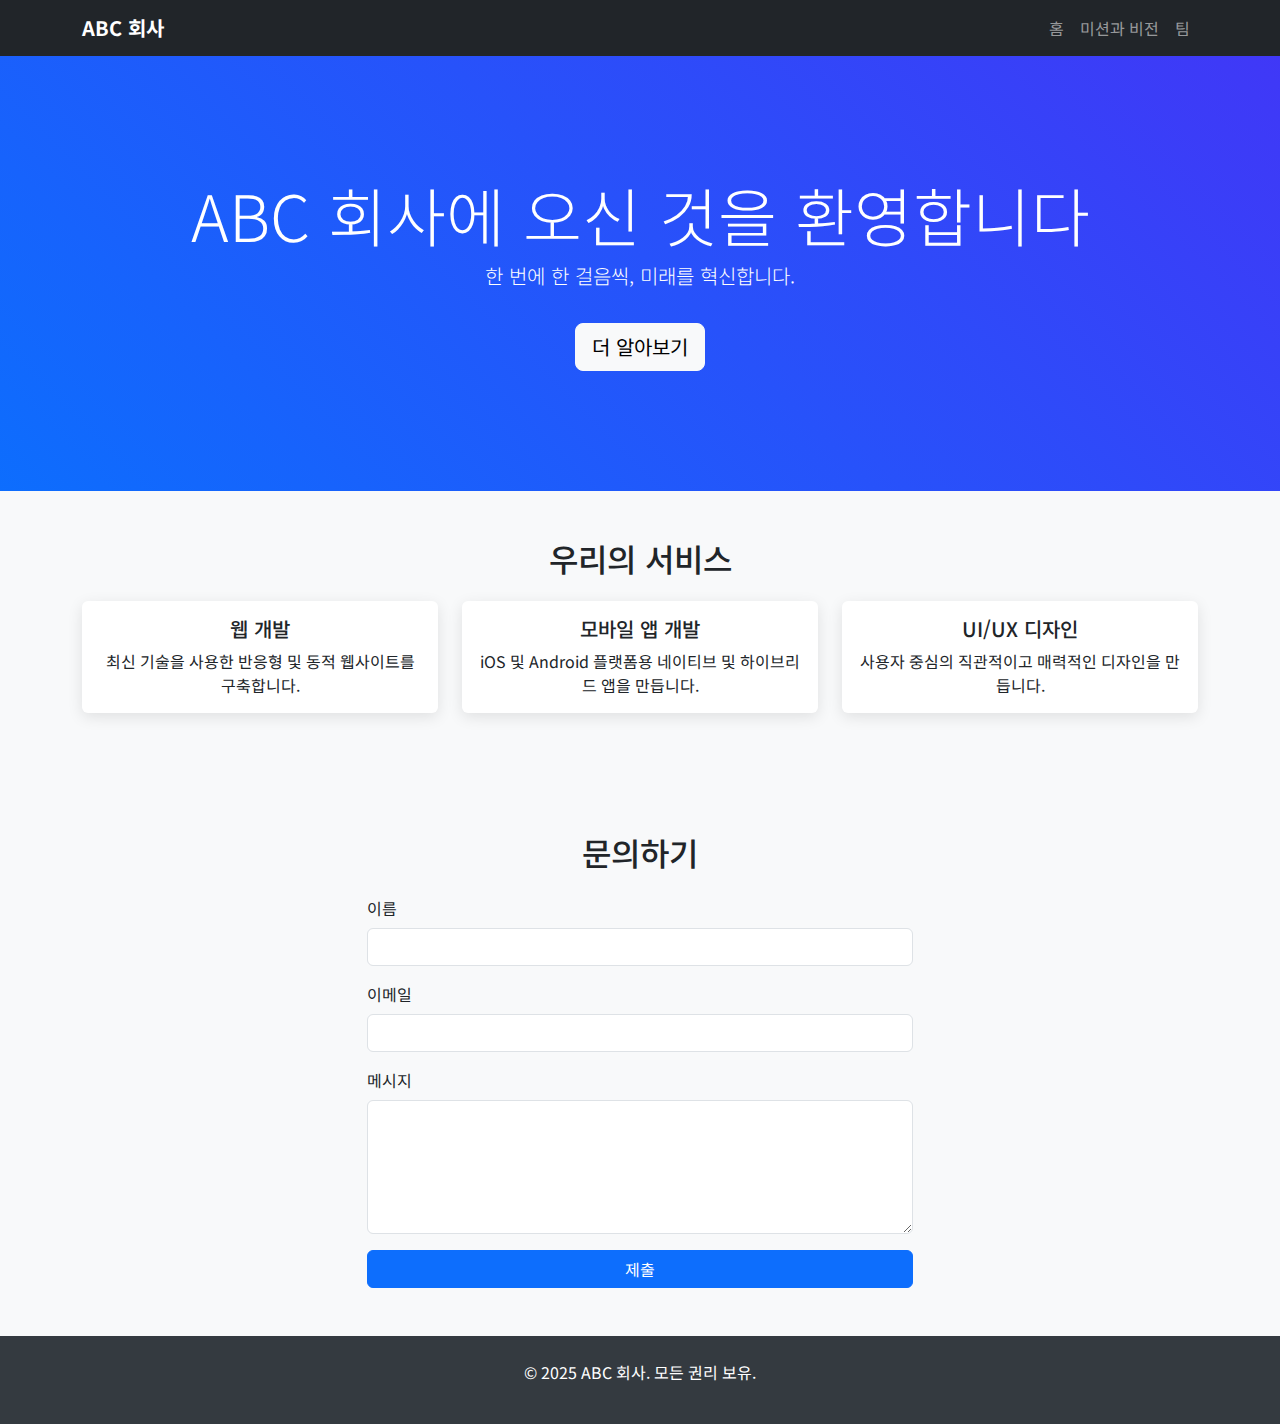
<file: index.html>
<!DOCTYPE html>
<html lang="ko">
<head>
    <meta charset="UTF-8">
    <meta name="viewport" content="width=device-width, initial-scale=1.0">
    <title>ABC 회사</title>
    <link href="https://cdn.jsdelivr.net/npm/bootstrap@5.3.3/dist/css/bootstrap.min.css" rel="stylesheet">
    <link rel="stylesheet" href="style.css">
</head>
<body>
    <nav class="navbar navbar-expand-lg navbar-dark bg-dark fixed-top">
        <div class="container">
            <a class="navbar-brand" href="index.html">ABC 회사</a>
            <button class="navbar-toggler" type="button" data-bs-toggle="collapse" data-bs-target="#navbarNav" aria-controls="navbarNav" aria-expanded="false" aria-label="Toggle navigation">
                <span class="navbar-toggler-icon"></span>
            </button>
            <div class="collapse navbar-collapse" id="navbarNav">
                <ul class="navbar-nav ms-auto">
                    <li class="nav-item">
                        <a class="nav-link" href="index.html">홈</a>
                    </li>
                    <li class="nav-item">
                        <a class="nav-link" href="mission.html">미션과 비전</a>
                    </li>
                    <li class="nav-item">
                        <a class="nav-link" href="team.html">팀</a>
                    </li>
                </ul>
            </div>
        </div>
    </nav>

    <header id="hero" class="hero-section text-center text-white">
        <div class="container">
            <h1 class="display-3">ABC 회사에 오신 것을 환영합니다</h1>
            <p class="lead">한 번에 한 걸음씩, 미래를 혁신합니다.</p>
            <a href="#services" class="btn btn-light btn-lg mt-3">더 알아보기</a>
        </div>
    </header>

    <section id="services" class="py-5">
        <div class="container">
            <h2 class="text-center mb-4">우리의 서비스</h2>
            <div class="row">
                <div class="col-md-4 mb-4">
                    <div class="card text-center h-100">
                        <div class="card-body">
                            <h5 class="card-title">웹 개발</h5>
                            <p class="card-text">최신 기술을 사용한 반응형 및 동적 웹사이트를 구축합니다.</p>
                        </div>
                    </div>
                </div>
                <div class="col-md-4 mb-4">
                    <div class="card text-center h-100">
                        <div class="card-body">
                            <h5 class="card-title">모바일 앱 개발</h5>
                            <p class="card-text">iOS 및 Android 플랫폼용 네이티브 및 하이브리드 앱을 만듭니다.</p>
                        </div>
                    </div>
                </div>
                <div class="col-md-4 mb-4">
                    <div class="card text-center h-100">
                        <div class="card-body">
                            <h5 class="card-title">UI/UX 디자인</h5>
                            <p class="card-text">사용자 중심의 직관적이고 매력적인 디자인을 만듭니다.</p>
                        </div>
                    </div>
                </div>
            </div>
        </div>
    </section>

    <section id="contact" class="py-5 bg-light">
        <div class="container">
            <h2 class="text-center mb-4">문의하기</h2>
            <div class="row justify-content-center">
                <div class="col-md-6">
                    <form>
                        <div class="mb-3">
                            <label for="name" class="form-label">이름</label>
                            <input type="text" class="form-control" id="name" required>
                        </div>
                        <div class="mb-3">
                            <label for="email" class="form-label">이메일</label>
                            <input type="email" class="form-control" id="email" required>
                        </div>
                        <div class="mb-3">
                            <label for="message" class="form-label">메시지</label>
                            <textarea class="form-control" id="message" rows="5" required></textarea>
                        </div>
                        <button type="submit" class="btn btn-primary">제출</button>
                    </form>
                </div>
            </div>
        </div>
    </section>

    <footer class="footer py-4 text-center text-white">
        <div class="container">
            <p>&copy; 2025 ABC 회사. 모든 권리 보유.</p>
        </div>
    </footer>

    <script src="https://cdn.jsdelivr.net/npm/bootstrap@5.3.3/dist/js/bootstrap.bundle.min.js"></script>
</body>
</html>
</file>
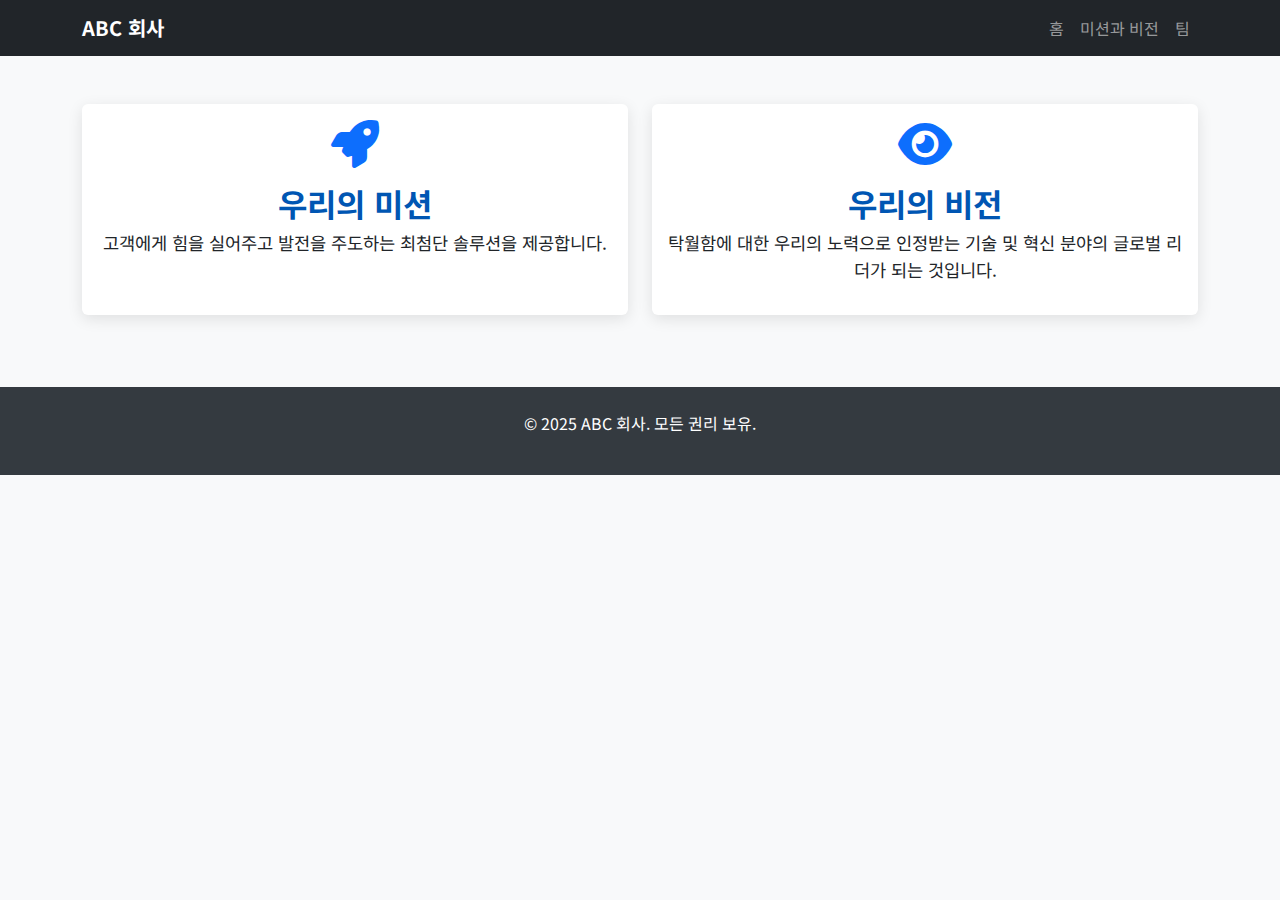
<file: mission.html>
<!DOCTYPE html>
<html lang="ko">
<head>
    <meta charset="UTF-8">
    <meta name="viewport" content="width=device-width, initial-scale=1.0">
    <title>우리의 미션과 비전 - ABC 회사</title>
    <!DOCTYPE html>
<html lang="ko">
<head>
    <meta charset="UTF-8">
    <meta name="viewport" content="width=device-width, initial-scale=1.0">
    <title>우리의 미션과 비전 - ABC 회사</title>
    <link href="https://cdn.jsdelivr.net/npm/bootstrap@5.3.3/dist/css/bootstrap.min.css" rel="stylesheet">
    <link rel="stylesheet" href="https://cdnjs.cloudflare.com/ajax/libs/font-awesome/6.0.0-beta3/css/all.min.css">
    <link rel="stylesheet" href="style.css">
</head>
<body>
    <nav class="navbar navbar-expand-lg navbar-dark bg-dark fixed-top">
        <div class="container">
            <a class="navbar-brand" href="index.html">ABC 회사</a>
            <button class="navbar-toggler" type="button" data-bs-toggle="collapse" data-bs-target="#navbarNav" aria-controls="navbarNav" aria-expanded="false" aria-label="Toggle navigation">
                <span class="navbar-toggler-icon"></span>
            </button>
            <div class="collapse navbar-collapse" id="navbarNav">
                <ul class="navbar-nav ms-auto">
                    <li class="nav-item">
                        <a class="nav-link" href="index.html">홈</a>
                    </li>
                    <li class="nav-item">
                        <a class="nav-link" href="mission.html">미션과 비전</a>
                    </li>
                    <li class="nav-item">
                        <a class="nav-link" href="team.html">팀</a>
                    </li>
                </ul>
            </div>
        </div>
    </nav>

    <section class="mission-vision-section py-5">
        <div class="container">
            <div class="row text-center">
                <div class="col-md-6 mb-4">
                    <div class="card h-100">
                        <div class="card-body">
                            <i class="fas fa-rocket fa-3x text-primary mb-3"></i>
                            <h2>우리의 미션</h2>
                            <p>고객에게 힘을 실어주고 발전을 주도하는 최첨단 솔루션을 제공합니다.</p>
                        </div>
                    </div>
                </div>
                <div class="col-md-6 mb-4">
                    <div class="card h-100">
                        <div class="card-body">
                            <i class="fas fa-eye fa-3x text-primary mb-3"></i>
                            <h2>우리의 비전</h2>
                            <p>탁월함에 대한 우리의 노력으로 인정받는 기술 및 혁신 분야의 글로벌 리더가 되는 것입니다.</p>
                        </div>
                    </div>
                </div>
            </div>
        </div>
    </section>

    <footer class="footer py-4 text-center text-white">
        <div class="container">
            <p>&copy; 2025 ABC 회사. 모든 권리 보유.</p>
        </div>
    </footer>

    <script src="https://cdn.jsdelivr.net/npm/bootstrap@5.3.3/dist/js/bootstrap.bundle.min.js"></script>
</body>
</html>
</file>
<file: style.css>
@import url('https://fonts.googleapis.com/css2?family=Noto+Sans+KR:wght@400;700&display=swap');

body {
    padding-top: 56px;
    font-family: 'Noto Sans KR', sans-serif;
    background-color: #f8f9fa;
}

.hero-section {
    background: linear-gradient(45deg, #007bff, #6610f2);
    padding: 120px 0;
    animation: gradient-animation 10s ease infinite;
    background-size: 200% 200%;
    color: white;
}

@keyframes gradient-animation {
    0% { background-position: 0% 50%; }
    50% { background-position: 100% 50%; }
    100% { background-position: 0% 50%; }
}

.navbar-brand {
    font-weight: bold;
}

.nav-link {
    transition: color 0.3s;
}

.nav-link:hover {
    color: #007bff;
}

.card {
    border: none;
    box-shadow: 0 4px 15px rgba(0,0,0,0.1);
    transition: transform 0.3s, box-shadow 0.3s;
}

.card:hover {
    transform: translateY(-10px);
    box-shadow: 0 8px 30px rgba(0,0,0,0.15);
}

.mission-vision-section h2 {
    color: #0056b3;
    font-weight: bold;
}

.mission-vision-section p {
    font-size: 1.1rem;
}

.team-section .card-title {
    font-weight: bold;
}

.team-section .rounded-circle {
    width: 150px;
    height: 150px;
    object-fit: cover;
    border: 5px solid #fff;
    box-shadow: 0 4px 8px rgba(0,0,0,0.1);
}

.footer {
    background-color: #343a40;
}

#contact button {
    width: 100%;
}
</file>
